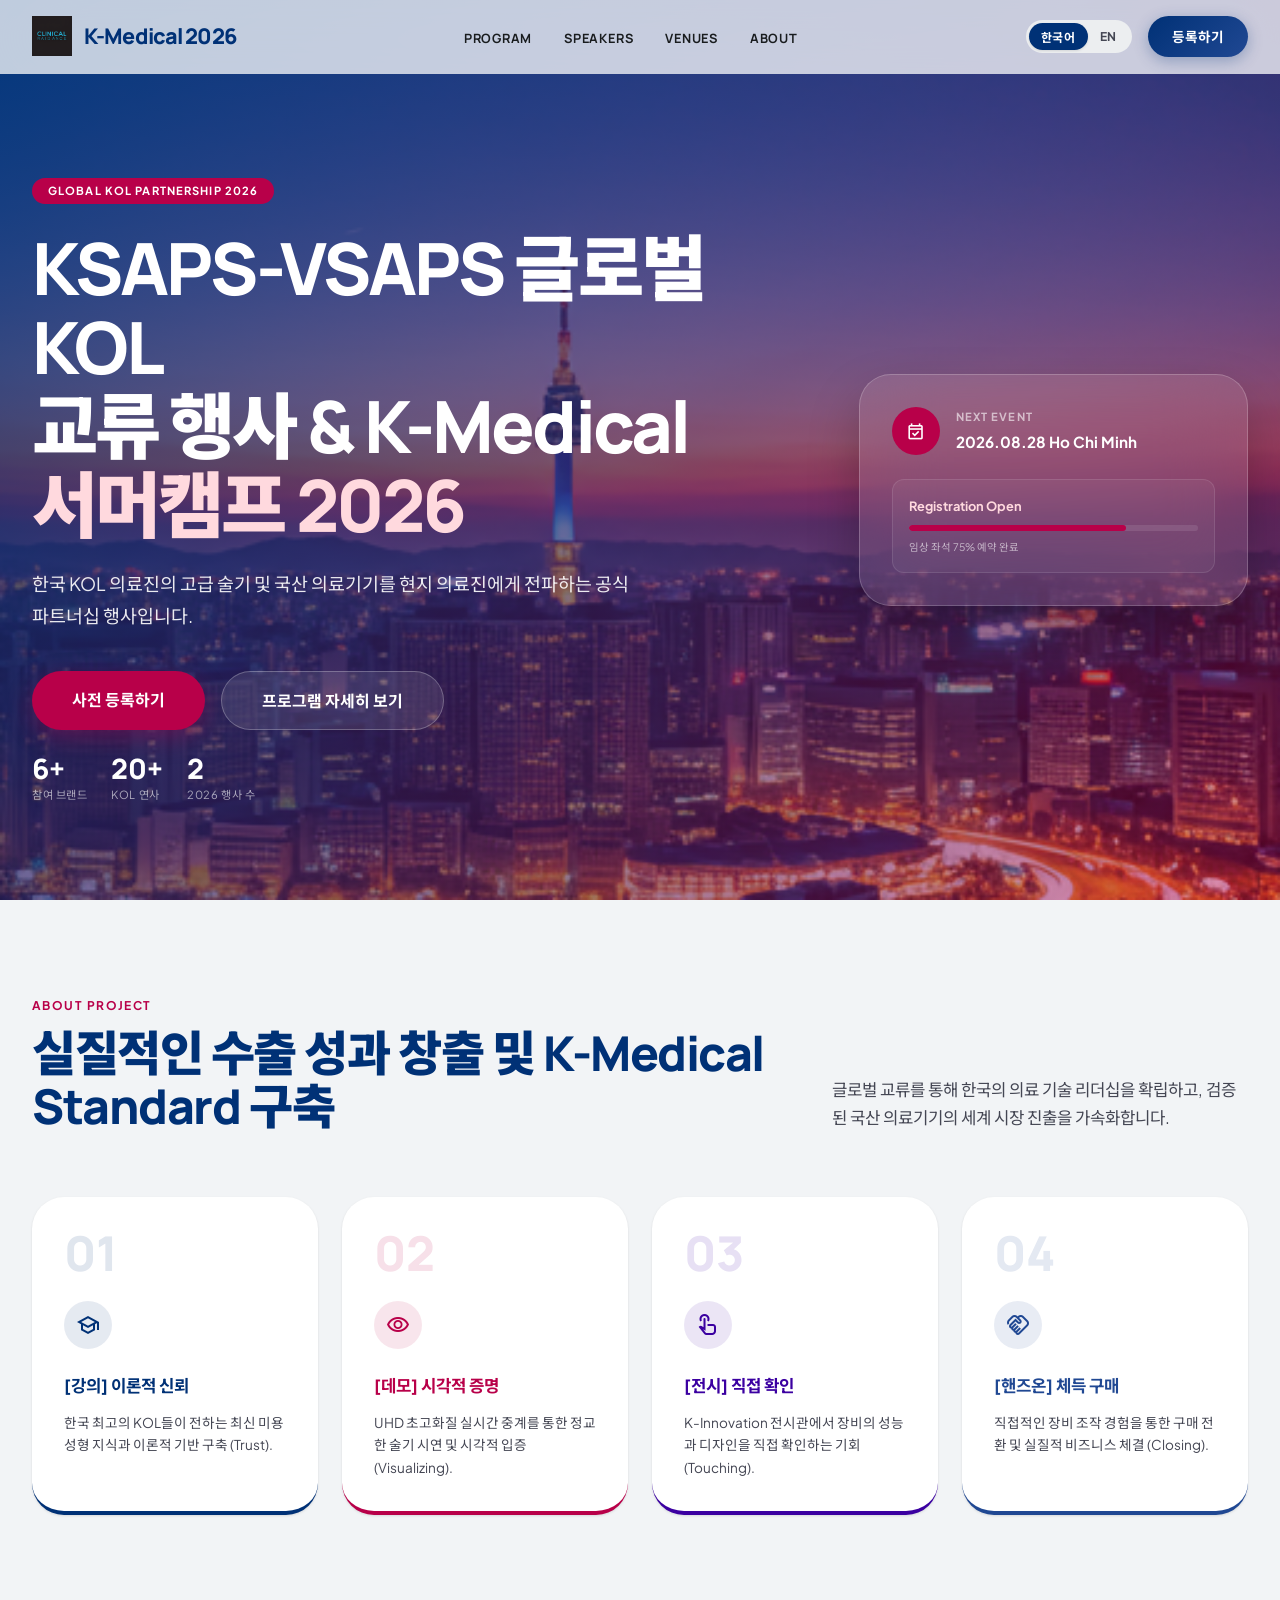
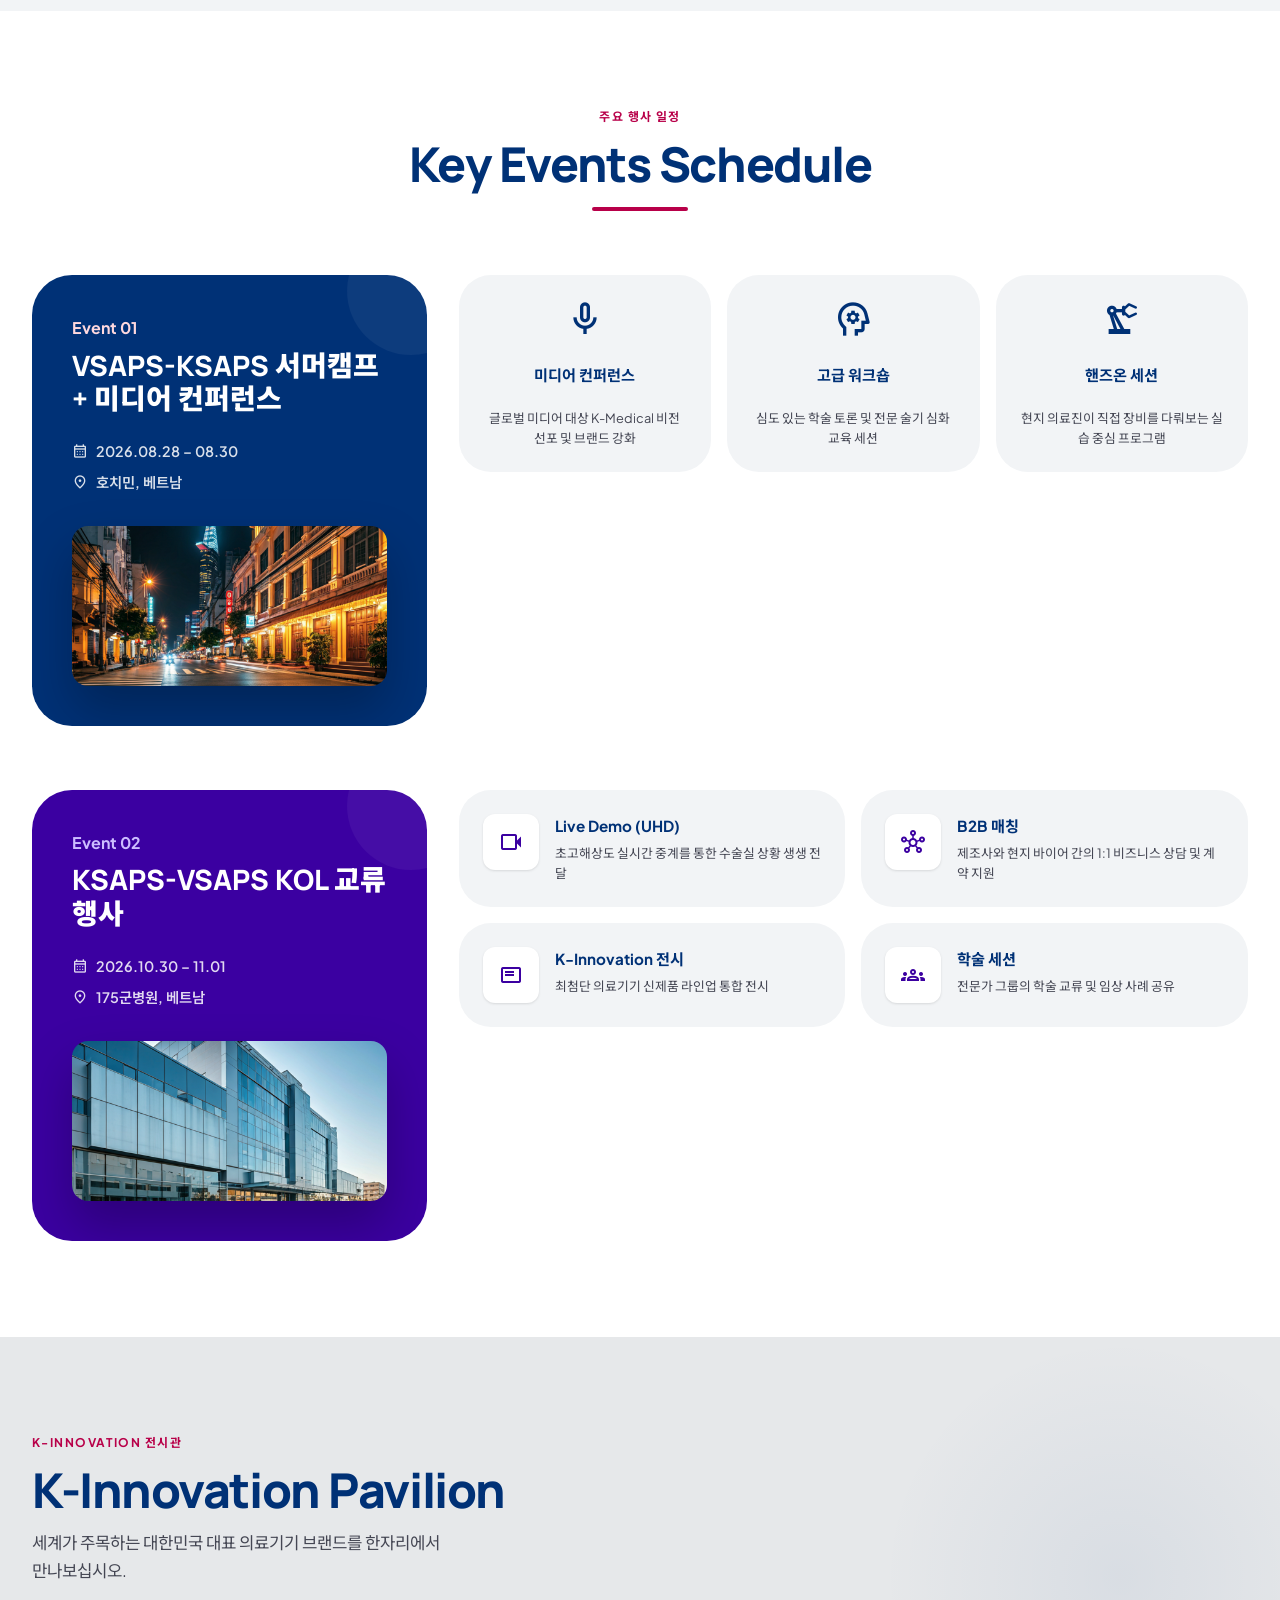
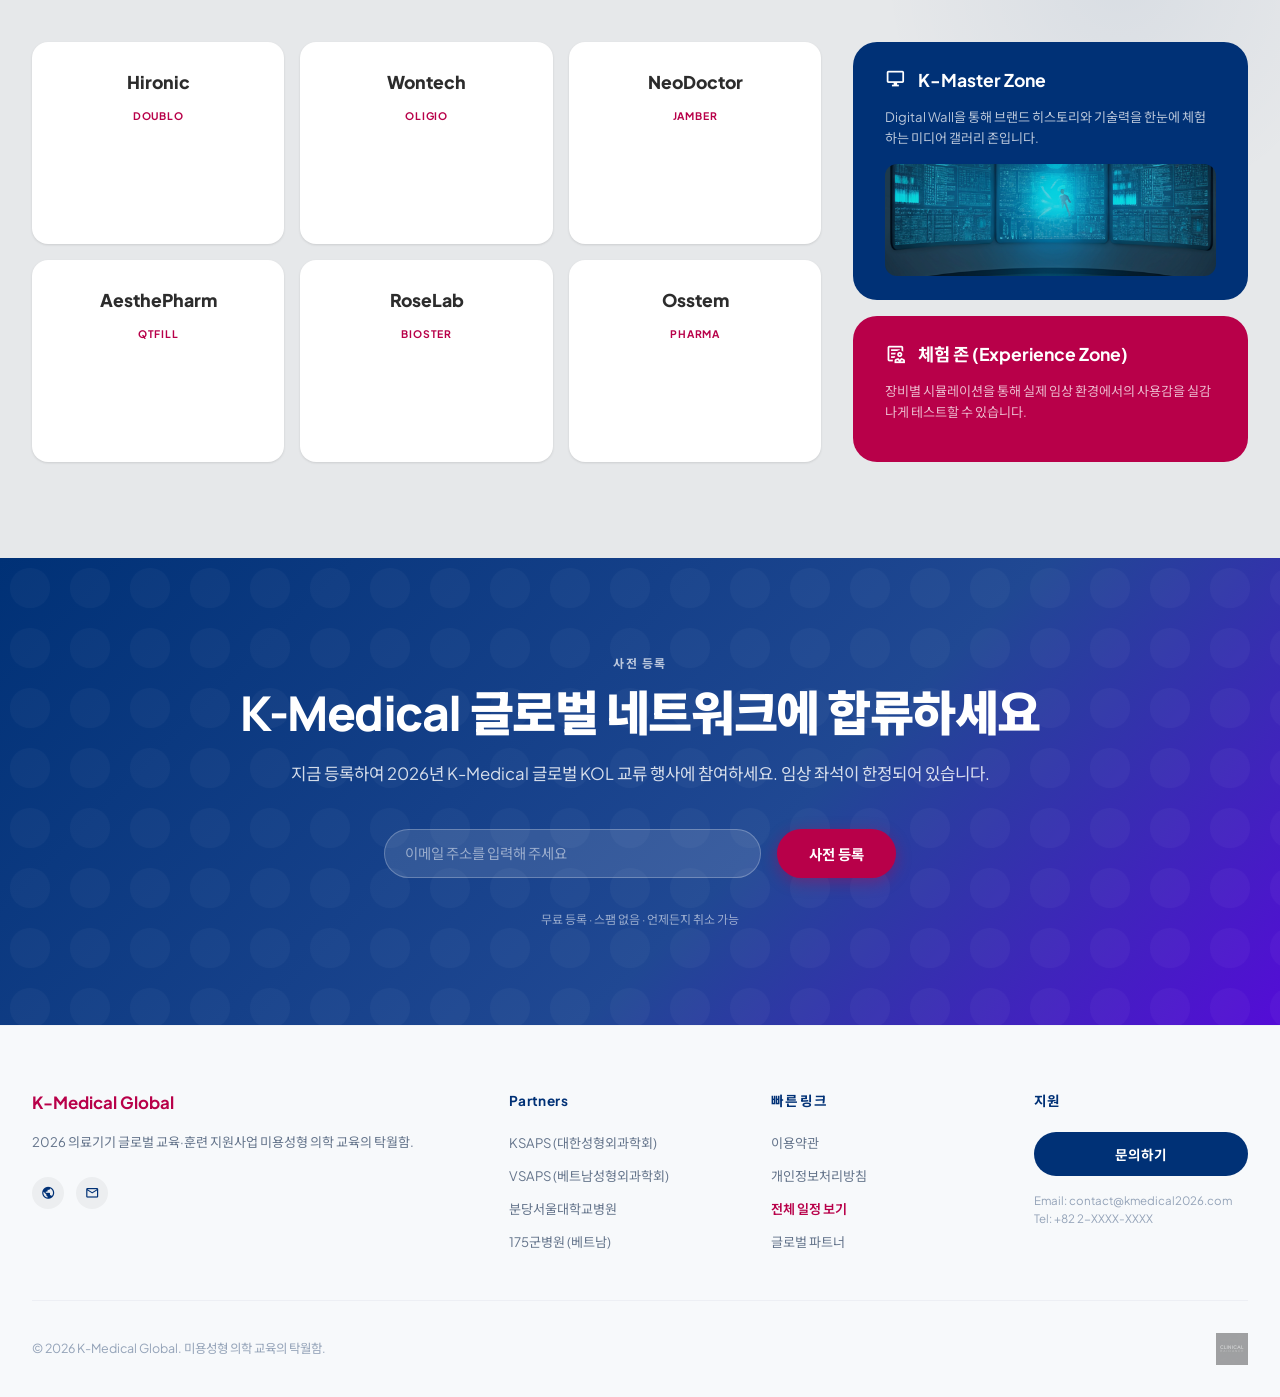
<file: index.html>
<!DOCTYPE html>
<html lang="ko" class="scroll-smooth">
<head>
  <meta charset="UTF-8">
  <meta name="viewport" content="width=device-width, initial-scale=1.0">

  <!-- SEO -->
  <title>K-Medical 2026 — KSAPS-VSAPS Global KOL Exchange & Summer Camp</title>
  <meta name="description" content="2026년 KSAPS-VSAPS 글로벌 KOL 교류 행사 및 K-Medical 서머캠프. The official Korean medical device global KOL partnership event in Vietnam 2026.">
  <meta name="keywords" content="K-Medical, KSAPS, VSAPS, KOL, medical device, Korea, Vietnam, 2026, aesthetic, surgery, summer camp">
  <meta name="author" content="K-Medical Global">
  <meta name="robots" content="index, follow">

  <!-- Open Graph -->
  <meta property="og:title" content="K-Medical 2026 — Global KOL Exchange">
  <meta property="og:description" content="Official partnership event for Korean KOL practitioners and Vietnamese medical community. Ho Chi Minh & 175 Military Hospital, 2026.">
  <meta property="og:type" content="website">
  <meta property="og:image" content="./images/hero-bg.jpg">

  <!-- Fonts -->
  <link rel="preconnect" href="https://fonts.googleapis.com">
  <link rel="preconnect" href="https://fonts.gstatic.com" crossorigin>
  <link href="https://fonts.googleapis.com/css2?family=Manrope:wght@200..800&family=Plus+Jakarta+Sans:ital,wght@0,200..800;1,200..800&family=Noto+Sans+KR:wght@300;400;500;700;900&display=swap" rel="stylesheet">
  <link href="https://fonts.googleapis.com/css2?family=Material+Symbols+Outlined:wght,FILL@100..700,0..1&display=swap" rel="stylesheet">

  <!-- Styles -->
  <link rel="stylesheet" href="./css/style.css">
</head>

<body>

<!-- ============================================================
     NAVIGATION
     ============================================================ -->
<nav id="navbar" class="navbar glass" role="navigation" aria-label="Main navigation">
  <div class="navbar-inner">

    <!-- Brand -->
    <a href="#hero" class="nav-brand" aria-label="K-Medical 2026 Home">
      <img src="./images/logo.png?v=2"
           alt="K-Medical 2026 Logo"
           class="nav-logo"
           onerror="this.style.display='none'">
      <span class="nav-title">K-Medical 2026</span>
    </a>

    <!-- Desktop Links -->
    <ul class="nav-links" role="list">
      <li><a href="#about" id="nav-link-program" data-i18n="nav-program">Program</a></li>
      <li><a href="#events" id="nav-link-speakers" data-i18n="nav-speakers">Speakers</a></li>
      <li><a href="#pavilion" id="nav-link-venues" data-i18n="nav-venues">Venues</a></li>
      <li><a href="#registration" id="nav-link-about" data-i18n="nav-about">About</a></li>
    </ul>

    <!-- Actions -->
    <div class="nav-actions">
      <!-- Language Toggle -->
      <div class="lang-toggle" role="group" aria-label="Language selector">
        <button class="lang-btn" data-lang="ko" aria-label="한국어">한국어</button>
        <button class="lang-btn" data-lang="en" aria-label="English">EN</button>
      </div>
      <a href="#registration" class="btn-register" data-i18n="nav-register">Register</a>
    </div>

    <!-- Hamburger -->
    <button id="nav-hamburger" class="nav-hamburger" aria-label="Open menu" aria-expanded="false">
      <span></span>
      <span></span>
      <span></span>
    </button>

  </div>

  <!-- Mobile Menu -->
  <div id="nav-mobile" class="nav-mobile" role="menu">
    <a href="#about" role="menuitem" data-i18n="nav-program">Program</a>
    <a href="#events" role="menuitem" data-i18n="nav-speakers">Speakers</a>
    <a href="#pavilion" role="menuitem" data-i18n="nav-venues">Venues</a>
    <a href="#registration" role="menuitem" data-i18n="nav-about">About</a>
    <a href="#registration" role="menuitem" data-i18n="nav-register">Register</a>
  </div>
</nav>

<!-- ============================================================
     HERO SECTION
     ============================================================ -->
<header id="hero" class="hero" role="banner">

  <!-- Background -->
  <div class="hero-bg">
    <img src="./images/hero-bg.jpg?v=2"
         alt="Seoul skyline at night — K-Medical Global 2026"
         loading="eager">
    <div class="hero-overlay"></div>
  </div>

  <!-- Content -->
  <div class="hero-content">

    <!-- Left Column -->
    <div>
      <div class="hero-badge">
        <span class="badge badge-secondary" data-i18n="hero-badge">Global KOL Partnership 2026</span>
      </div>

      <h1 class="hero-title animate-fade-up">
        <span data-i18n="hero-title-1">KSAPS-VSAPS 글로벌 KOL</span><br>
        <span data-i18n="hero-title-2">교류 행사 &amp; K-Medical</span><br>
        <span class="highlight" data-i18n="hero-title-highlight">서머캠프 2026</span>
      </h1>

      <p class="hero-desc animate-fade-up anim-delay-1" data-i18n="hero-desc">
        한국 KOL 의료진의 고급 술기 및 국산 의료기기를 현지 의료진에게 전파하는 공식 파트너십 행사입니다.
      </p>

      <div class="hero-ctas animate-fade-up anim-delay-2">
        <a href="#registration" class="btn-primary-hero" id="btn-hero-register" data-i18n="hero-cta-register">사전 등록하기</a>
        <a href="#events" class="btn-outline-hero" id="btn-hero-program" data-i18n="hero-cta-program">프로그램 자세히 보기</a>
      </div>

      <!-- Stats -->
      <div class="hero-stats animate-fade-up anim-delay-3">
        <div class="hero-stat">
          <span class="hero-stat-num" data-target="6" data-suffix="+">6+</span>
          <span class="hero-stat-label" data-i18n="stat-1-label">참여 브랜드</span>
        </div>
        <div class="hero-stat">
          <span class="hero-stat-num" data-target="20" data-suffix="+">20+</span>
          <span class="hero-stat-label" data-i18n="stat-2-label">KOL 연사</span>
        </div>
        <div class="hero-stat">
          <span class="hero-stat-num" data-target="2">2</span>
          <span class="hero-stat-label" data-i18n="stat-3-label">2026 행사 수</span>
        </div>
      </div>
    </div>

    <!-- Right Column: Glass Card -->
    <aside class="hero-card glass" aria-label="Event countdown card">
      <div class="hero-card-header">
        <div class="hero-card-icon">
          <span class="material-symbols-outlined" aria-hidden="true">event_available</span>
        </div>
        <div>
          <div class="hero-card-label" data-i18n="hero-next-label">Next Event</div>
          <div class="hero-card-date" data-i18n="hero-next-date">2026.08.28 Ho Chi Minh</div>
        </div>
      </div>

      <div class="hero-card-progress">
        <div class="progress-label" data-i18n="hero-progress-label">Registration Open</div>
        <div class="progress-bar" role="progressbar" aria-valuenow="75" aria-valuemin="0" aria-valuemax="100">
          <div class="progress-fill"></div>
        </div>
        <div class="progress-note" data-i18n="hero-progress-note">임상 좌석 75% 예약 완료</div>
      </div>
    </aside>

  </div>
</header>

<!-- ============================================================
     ABOUT / 4-STEP SECTION
     ============================================================ -->
<section id="about" class="about" aria-labelledby="about-heading">
  <div class="container">

    <div class="about-header">
      <div>
        <p class="section-subheading" data-i18n="about-tag">About Project</p>
        <h2 id="about-heading" class="section-heading reveal" data-i18n="about-title">
          실질적인 수출 성과 창출 및<br>K-Medical Standard 구축
        </h2>
      </div>
      <p class="about-desc reveal" data-i18n="about-desc">
        글로벌 교류를 통해 한국의 의료 기술 리더십을 확립하고, 검증된 국산 의료기기의 세계 시장 진출을 가속화합니다.
      </p>
    </div>

    <!-- 4-Step Grid -->
    <div class="steps-grid">

      <!-- Step 1 -->
      <article class="step-card border-primary reveal anim-delay-1" aria-label="Step 1">
        <div class="step-number" style="color: var(--primary);" aria-hidden="true">01</div>
        <div class="step-icon bg-primary">
          <span class="material-symbols-outlined" aria-hidden="true">school</span>
        </div>
        <h3 class="step-title" style="color: var(--primary);" data-i18n="step-1-title">[강의] 이론적 신뢰</h3>
        <p class="step-desc" data-i18n="step-1-desc">
          한국 최고의 KOL들이 전하는 최신 미용성형 지식과 이론적 기반 구축 (Trust).
        </p>
      </article>

      <!-- Step 2 -->
      <article class="step-card border-secondary reveal anim-delay-2" aria-label="Step 2">
        <div class="step-number" style="color: var(--secondary);" aria-hidden="true">02</div>
        <div class="step-icon bg-secondary">
          <span class="material-symbols-outlined" aria-hidden="true">visibility</span>
        </div>
        <h3 class="step-title" style="color: var(--secondary);" data-i18n="step-2-title">[데모] 시각적 증명</h3>
        <p class="step-desc" data-i18n="step-2-desc">
          UHD 초고화질 실시간 중계를 통한 정교한 술기 시연 및 시각적 입증 (Visualizing).
        </p>
      </article>

      <!-- Step 3 -->
      <article class="step-card border-tertiary reveal anim-delay-3" aria-label="Step 3">
        <div class="step-number" style="color: var(--tertiary);" aria-hidden="true">03</div>
        <div class="step-icon bg-tertiary">
          <span class="material-symbols-outlined" aria-hidden="true">touch_app</span>
        </div>
        <h3 class="step-title" style="color: var(--tertiary);" data-i18n="step-3-title">[전시] 직접 확인</h3>
        <p class="step-desc" data-i18n="step-3-desc">
          K-Innovation 전시관에서 장비의 성능과 디자인을 직접 확인하는 기회 (Touching).
        </p>
      </article>

      <!-- Step 4 -->
      <article class="step-card border-primary-container reveal anim-delay-4" aria-label="Step 4">
        <div class="step-number" style="color: var(--primary-container);" aria-hidden="true">04</div>
        <div class="step-icon bg-primary-container">
          <span class="material-symbols-outlined" aria-hidden="true">handshake</span>
        </div>
        <h3 class="step-title" style="color: var(--primary-container);" data-i18n="step-4-title">[핸즈온] 체득 구매</h3>
        <p class="step-desc" data-i18n="step-4-desc">
          직접적인 장비 조작 경험을 통한 구매 전환 및 실질적 비즈니스 체결 (Closing).
        </p>
      </article>

    </div>
  </div>
</section>

<!-- ============================================================
     EVENTS SCHEDULE
     ============================================================ -->
<section id="events" class="events" aria-labelledby="events-heading">
  <div class="container">

    <!-- Section Header -->
    <div class="events-title-wrap">
      <p class="section-subheading" data-i18n="events-tag">주요 행사 일정</p>
      <h2 id="events-heading" class="section-heading reveal">Key Events Schedule</h2>
      <div class="divider"></div>
    </div>

    <!-- ---- Event 1 ---- -->
    <div class="event-block reveal">

      <!-- Event Card -->
      <article class="event-card bg-primary" aria-labelledby="event1-heading">
        <div>
          <div class="event-tag color-secondary-fixed" data-i18n="event1-tag">Event 01</div>
          <h3 id="event1-heading" class="event-title" data-i18n="event1-title">
            VSAPS-KSAPS 서머캠프 + 미디어 컨퍼런스
          </h3>
          <div class="event-meta">
            <span class="material-symbols-outlined" aria-hidden="true">calendar_month</span>
            <span data-i18n="event1-date">2026.08.28 – 08.30</span>
          </div>
          <div class="event-meta">
            <span class="material-symbols-outlined" aria-hidden="true">location_on</span>
            <span data-i18n="event1-loc">호치민, 베트남</span>
          </div>
        </div>
        <img src="./images/event1-hcm.jpg?v=2"
             alt="Ho Chi Minh City at night"
             class="event-img"
             loading="lazy"
             onerror="this.style.display='none'">
      </article>

      <!-- Features -->
      <div class="event-features cols-3">

        <div class="feature-card centered reveal anim-delay-1">
          <div class="feature-icon-wrap-lg">
            <span class="material-symbols-outlined" aria-hidden="true">mic</span>
          </div>
          <h4 class="feature-title" data-i18n="feat1-1-title">미디어 컨퍼런스</h4>
          <p class="feature-desc" data-i18n="feat1-1-desc">
            글로벌 미디어 대상 K-Medical 비전 선포 및 브랜드 강화
          </p>
        </div>

        <div class="feature-card centered reveal anim-delay-2">
          <div class="feature-icon-wrap-lg">
            <span class="material-symbols-outlined" aria-hidden="true">psychology</span>
          </div>
          <h4 class="feature-title" data-i18n="feat1-2-title">고급 워크숍</h4>
          <p class="feature-desc" data-i18n="feat1-2-desc">
            심도 있는 학술 토론 및 전문 술기 심화 교육 세션
          </p>
        </div>

        <div class="feature-card centered reveal anim-delay-3">
          <div class="feature-icon-wrap-lg">
            <span class="material-symbols-outlined" aria-hidden="true">precision_manufacturing</span>
          </div>
          <h4 class="feature-title" data-i18n="feat1-3-title">핸즈온 세션</h4>
          <p class="feature-desc" data-i18n="feat1-3-desc">
            현지 의료진이 직접 장비를 다뤄보는 실습 중심 프로그램
          </p>
        </div>

      </div>
    </div>

    <!-- ---- Event 2 ---- -->
    <div class="event-block reveal" style="direction: initial;">

      <!-- Features first on mobile, card first on desktop via CSS order -->
      <div class="event-features cols-2" style="order: 1;">

        <div class="feature-card reveal anim-delay-1">
          <div class="feature-icon-wrap">
            <span class="material-symbols-outlined" aria-hidden="true">videocam</span>
          </div>
          <div>
            <h4 class="feature-title" data-i18n="feat2-1-title">Live Demo (UHD)</h4>
            <p class="feature-desc" data-i18n="feat2-1-desc">
              초고해상도 실시간 중계를 통한 수술실 상황 생생 전달
            </p>
          </div>
        </div>

        <div class="feature-card reveal anim-delay-2">
          <div class="feature-icon-wrap">
            <span class="material-symbols-outlined" aria-hidden="true">hub</span>
          </div>
          <div>
            <h4 class="feature-title" data-i18n="feat2-2-title">B2B 매칭</h4>
            <p class="feature-desc" data-i18n="feat2-2-desc">
              제조사와 현지 바이어 간의 1:1 비즈니스 상담 및 계약 지원
            </p>
          </div>
        </div>

        <div class="feature-card reveal anim-delay-3">
          <div class="feature-icon-wrap">
            <span class="material-symbols-outlined" aria-hidden="true">featured_play_list</span>
          </div>
          <div>
            <h4 class="feature-title" data-i18n="feat2-3-title">K-Innovation 전시</h4>
            <p class="feature-desc" data-i18n="feat2-3-desc">
              최첨단 의료기기 신제품 라인업 통합 전시
            </p>
          </div>
        </div>

        <div class="feature-card reveal anim-delay-4">
          <div class="feature-icon-wrap">
            <span class="material-symbols-outlined" aria-hidden="true">groups</span>
          </div>
          <div>
            <h4 class="feature-title" data-i18n="feat2-4-title">학술 세션</h4>
            <p class="feature-desc" data-i18n="feat2-4-desc">
              전문가 그룹의 학술 교류 및 임상 사례 공유
            </p>
          </div>
        </div>

      </div>

      <!-- Event Card -->
      <article class="event-card bg-tertiary" aria-labelledby="event2-heading" style="order: 0;">
        <div>
          <div class="event-tag color-tertiary-dim" data-i18n="event2-tag">Event 02</div>
          <h3 id="event2-heading" class="event-title" data-i18n="event2-title">
            KSAPS-VSAPS KOL 교류 행사
          </h3>
          <div class="event-meta">
            <span class="material-symbols-outlined" aria-hidden="true">calendar_month</span>
            <span data-i18n="event2-date">2026.10.30 – 11.01</span>
          </div>
          <div class="event-meta">
            <span class="material-symbols-outlined" aria-hidden="true">location_on</span>
            <span data-i18n="event2-loc">175군병원, 베트남</span>
          </div>
        </div>
        <img src="./images/event2-hospital.jpg?v=2"
             alt="175 Military Hospital, Vietnam"
             class="event-img"
             loading="lazy"
             onerror="this.style.display='none'">
      </article>

    </div>

  </div>
</section>

<!-- ============================================================
     K-INNOVATION PAVILION
     ============================================================ -->
<section id="pavilion" class="pavilion" aria-labelledby="pavilion-heading">
  <div class="container">

    <div class="pavilion-header">
      <p class="section-subheading" data-i18n="pavilion-tag">K-Innovation 전시관</p>
      <h2 id="pavilion-heading" class="section-heading reveal" data-i18n="pavilion-title">K-Innovation Pavilion</h2>
      <p class="about-desc reveal" style="margin-top: 0.75rem;" data-i18n="pavilion-desc">
        세계가 주목하는 대한민국 대표 의료기기 브랜드를 한자리에서 만나보십시오.
      </p>
    </div>

    <div class="pavilion-layout">

      <!-- Brand Grid -->
      <div class="brand-grid reveal">
        <div class="brand-card">
          <div class="brand-name">Hironic</div>
          <span class="brand-product">DOUBLO</span>
        </div>
        <div class="brand-card">
          <div class="brand-name">Wontech</div>
          <span class="brand-product">Oligio</span>
        </div>
        <div class="brand-card">
          <div class="brand-name">NeoDoctor</div>
          <span class="brand-product">JAMBER</span>
        </div>
        <div class="brand-card">
          <div class="brand-name">AesthePharm</div>
          <span class="brand-product">QTFILL</span>
        </div>
        <div class="brand-card">
          <div class="brand-name">RoseLab</div>
          <span class="brand-product">BIOSTER</span>
        </div>
        <div class="brand-card">
          <div class="brand-name">Osstem</div>
          <span class="brand-product">Pharma</span>
        </div>
      </div>

      <!-- Zone Cards -->
      <div class="zone-cards reveal">

        <!-- K-Master Zone -->
        <div class="zone-card bg-primary">
          <div class="zone-header">
            <span class="material-symbols-outlined" aria-hidden="true">desktop_windows</span>
            <h3 class="zone-title" data-i18n="kmaster-title">K-Master Zone</h3>
          </div>
          <p class="zone-desc" data-i18n="kmaster-desc">
            Digital Wall을 통해 브랜드 히스토리와 기술력을 한눈에 체험하는 미디어 갤러리 존입니다.
          </p>
          <img src="./images/kmaster-zone.jpg?v=2"
               alt="K-Master Zone digital gallery"
               class="zone-img"
               loading="lazy"
               onerror="this.style.display='none'">
        </div>

        <!-- Experience Zone -->
        <div class="zone-card bg-secondary">
          <div class="zone-header">
            <span class="material-symbols-outlined" aria-hidden="true">clinical_notes</span>
            <h3 class="zone-title" data-i18n="exp-zone-title">Experience Zone</h3>
          </div>
          <p class="zone-desc" data-i18n="exp-zone-desc">
            장비별 시뮬레이션을 통해 실제 임상 환경에서의 사용감을 실감나게 테스트할 수 있습니다.
          </p>
        </div>

      </div>
    </div>
  </div>
</section>

<!-- ============================================================
     REGISTRATION CTA
     ============================================================ -->
<section id="registration" class="registration" aria-labelledby="reg-heading">
  <div class="container">
    <div class="registration-inner">

      <p class="section-subheading" style="color: rgba(255,255,255,0.7);" data-i18n="reg-tag">사전 등록</p>
      <h2 id="reg-heading" class="registration-title reveal" data-i18n="reg-title">
        K-Medical 글로벌 네트워크에 합류하세요
      </h2>
      <p class="registration-desc reveal anim-delay-1" data-i18n="reg-desc">
        지금 등록하여 2026년 K-Medical 글로벌 KOL 교류 행사에 참여하세요. 임상 좌석이 한정되어 있습니다.
      </p>

      <form id="reg-form" class="registration-form reveal anim-delay-2" novalidate>
        <input
          type="email"
          id="reg-email"
          name="email"
          required
          autocomplete="email"
          data-i18n="reg-input-placeholder"
          placeholder="이메일 주소를 입력해 주세요"
          class="registration-input"
          aria-label="Email address">
        <button type="submit" class="btn-submit" data-i18n="reg-btn">사전 등록</button>
      </form>

      <p class="registration-note reveal anim-delay-3" data-i18n="reg-note">
        무료 등록 · 스팸 없음 · 언제든지 취소 가능
      </p>

    </div>
  </div>
</section>

<!-- ============================================================
     FOOTER
     ============================================================ -->
<footer class="footer" role="contentinfo">
  <div class="container">

    <div class="footer-grid">

      <!-- Brand -->
      <div>
        <div class="footer-brand-name">K-Medical Global</div>
        <p class="footer-brand-desc" data-i18n="footer-brand-desc">
          2026 의료기기 글로벌 교육·훈련 지원사업<br>미용성형 의학 교육의 탁월함.
        </p>
        <div class="footer-socials">
          <a href="#" class="footer-social-btn" aria-label="Website">
            <span class="material-symbols-outlined" aria-hidden="true">public</span>
          </a>
          <a href="#" class="footer-social-btn" aria-label="Email">
            <span class="material-symbols-outlined" aria-hidden="true">mail</span>
          </a>
        </div>
      </div>

      <!-- Partners -->
      <div>
        <h5 class="footer-col-title" data-i18n="footer-partners">Partners</h5>
        <ul class="footer-links">
          <li data-i18n="partner-ksaps">KSAPS</li>
          <li data-i18n="partner-vsaps">VSAPS</li>
          <li data-i18n="partner-bundang">분당서울대학교병원</li>
          <li data-i18n="partner-175">175군병원 (베트남)</li>
        </ul>
      </div>

      <!-- Quick Links -->
      <div>
        <h5 class="footer-col-title" data-i18n="footer-links">Quick Links</h5>
        <ul class="footer-links">
          <li><a href="#" data-i18n="link-terms">이용약관</a></li>
          <li><a href="#" data-i18n="link-privacy">개인정보처리방침</a></li>
          <li><a href="#events" class="highlight" data-i18n="link-schedule">전체 일정 보기</a></li>
          <li><a href="#" data-i18n="link-global">글로벌 파트너</a></li>
        </ul>
      </div>

      <!-- Support -->
      <div>
        <h5 class="footer-col-title" data-i18n="footer-support">Support</h5>
        <a href="mailto:contact@kmedical2026.com">
          <button class="btn-contact" data-i18n="btn-contact">문의하기</button>
        </a>
        <div class="footer-contact-info">
          Email: contact@kmedical2026.com<br>
          Tel: +82 2-XXXX-XXXX
        </div>
      </div>

    </div>

    <!-- Footer Bottom -->
    <div class="footer-bottom">
      <span class="footer-copy" data-i18n="footer-copy">
        © 2026 K-Medical Global. 미용성형 의학 교육의 탁월함.
      </span>
      <div class="footer-partner-logos">
        <img src="./images/logo.png?v=2"
             alt="KSAPS"
             onerror="this.style.display='none'"
             loading="lazy">
      </div>
    </div>

  </div>
</footer>

<!-- ============================================================
     SCRIPTS
     ============================================================ -->
<script src="./js/main.js" defer></script>

</body>
</html>
</file>
<file: css/style.css>
/* ============================================
   K-Medical 2026 — Custom Stylesheet
   Colors: Navy #003176 · Magenta #b80049 · Purple #3b00a1
   ============================================ */

/* ---- Google Fonts ---- */
@import url('https://fonts.googleapis.com/css2?family=Manrope:wght@200..800&family=Plus+Jakarta+Sans:ital,wght@0,200..800;1,200..800&family=Noto+Sans+KR:wght@300;400;500;700;900&display=swap');

/* ---- CSS Variables (Design Tokens) ---- */
:root {
  --primary: #003176;
  --primary-container: #204893;
  --secondary: #b80049;
  --secondary-container: #e2165f;
  --tertiary: #3b00a1;
  --tertiary-container: #540cd7;
  --surface: #f7f9fb;
  --surface-container: #eceef0;
  --surface-container-low: #f2f4f6;
  --surface-container-high: #e6e8ea;
  --surface-container-lowest: #ffffff;
  --on-surface: #191c1e;
  --on-surface-variant: #444653;
  --outline-variant: #c4c5d5;
  --secondary-fixed: #ffd9de;
  --tertiary-fixed-dim: #cdbdff;

  --font-headline: 'Manrope', 'Noto Sans KR', sans-serif;
  --font-body: 'Plus Jakarta Sans', 'Noto Sans KR', sans-serif;

  --radius-xl: 2rem;
  --radius-2xl: 2.5rem;
  --radius-pill: 999px;

  --transition-fast: 0.15s cubic-bezier(0.4, 0, 0.2, 1);
  --transition-med: 0.3s cubic-bezier(0.4, 0, 0.2, 1);
  --transition-slow: 0.5s cubic-bezier(0.4, 0, 0.2, 1);

  --shadow-sm: 0 1px 3px rgba(0,0,0,0.08), 0 1px 2px rgba(0,0,0,0.04);
  --shadow-md: 0 4px 6px rgba(0,0,0,0.07), 0 2px 4px rgba(0,0,0,0.05);
  --shadow-lg: 0 10px 15px rgba(0,0,0,0.1), 0 4px 6px rgba(0,0,0,0.05);
  --shadow-xl: 0 20px 25px rgba(0,0,0,0.1), 0 8px 10px rgba(0,0,0,0.04);
  --shadow-2xl: 0 25px 50px rgba(0,0,0,0.25);
}

/* ---- Reset & Base ---- */
*, *::before, *::after {
  box-sizing: border-box;
  margin: 0;
  padding: 0;
}

html {
  scroll-behavior: smooth;
  font-size: 16px;
}

body {
  font-family: var(--font-body);
  background-color: var(--surface);
  color: var(--on-surface);
  line-height: 1.6;
  overflow-x: hidden;
}

img {
  max-width: 100%;
  height: auto;
  display: block;
}

a {
  text-decoration: none;
  color: inherit;
}

ul {
  list-style: none;
}

button {
  border: none;
  cursor: pointer;
  font-family: inherit;
}

/* ---- Utilities ---- */
.container {
  width: 100%;
  max-width: 1400px;
  margin: 0 auto;
  padding: 0 2rem;
}

.section-heading {
  font-family: var(--font-headline);
  font-size: clamp(2rem, 4vw, 3rem);
  font-weight: 900;
  color: var(--primary);
  line-height: 1.1;
  letter-spacing: -0.03em;
}

.section-subheading {
  font-size: 0.75rem;
  font-weight: 700;
  letter-spacing: 0.12em;
  text-transform: uppercase;
  color: var(--secondary);
  margin-bottom: 0.75rem;
}

.badge {
  display: inline-block;
  padding: 0.25rem 1rem;
  border-radius: var(--radius-pill);
  font-size: 0.7rem;
  font-weight: 700;
  letter-spacing: 0.1em;
  text-transform: uppercase;
}

.badge-secondary {
  background: var(--secondary);
  color: white;
}

.badge-primary {
  background: var(--primary);
  color: white;
}

/* ---- Glassmorphism ---- */
.glass {
  backdrop-filter: blur(40px);
  -webkit-backdrop-filter: blur(40px);
}

/* ---- Gradient Text ---- */
.text-gradient {
  background: linear-gradient(45deg, var(--primary), var(--primary-container));
  -webkit-background-clip: text;
  -webkit-text-fill-color: transparent;
  background-clip: text;
}

/* ============================================
   NAVIGATION
   ============================================ */
.navbar {
  position: fixed;
  top: 0;
  left: 0;
  right: 0;
  z-index: 100;
  background: rgba(255, 255, 255, 0.75);
  border-bottom: 1px solid rgba(196, 197, 213, 0.15);
  transition: background var(--transition-med), box-shadow var(--transition-med);
}

.navbar.scrolled {
  background: rgba(255, 255, 255, 0.92);
  box-shadow: 0 1px 20px rgba(0, 49, 118, 0.08);
}

.navbar-inner {
  display: flex;
  align-items: center;
  justify-content: space-between;
  padding: 1rem 2rem;
  max-width: 1400px;
  margin: 0 auto;
}

.nav-brand {
  display: flex;
  align-items: center;
  gap: 0.75rem;
}

.nav-logo {
  height: 2.5rem;
  width: auto;
}

.nav-title {
  font-family: var(--font-headline);
  font-size: 1.35rem;
  font-weight: 900;
  letter-spacing: -0.04em;
  color: var(--primary);
}

.nav-links {
  display: flex;
  align-items: center;
  gap: 2rem;
}

.nav-links a {
  font-family: var(--font-headline);
  font-size: 0.8rem;
  font-weight: 700;
  letter-spacing: 0.06em;
  text-transform: uppercase;
  color: var(--on-surface);
  transition: color var(--transition-fast);
  position: relative;
}

.nav-links a:hover,
.nav-links a.active {
  color: var(--secondary);
}

.nav-links a.active::after {
  content: '';
  position: absolute;
  bottom: -4px;
  left: 0;
  right: 0;
  height: 2px;
  background: var(--secondary);
  border-radius: 2px;
}

.nav-actions {
  display: flex;
  align-items: center;
  gap: 1rem;
}

/* Language Toggle */
.lang-toggle {
  display: flex;
  align-items: center;
  background: var(--surface-container);
  border-radius: var(--radius-pill);
  padding: 0.2rem;
  gap: 0;
}

.lang-btn {
  padding: 0.3rem 0.75rem;
  border-radius: var(--radius-pill);
  font-size: 0.75rem;
  font-weight: 700;
  letter-spacing: 0.05em;
  background: transparent;
  color: var(--on-surface-variant);
  transition: all var(--transition-fast);
}

.lang-btn.active {
  background: var(--primary);
  color: white;
  box-shadow: var(--shadow-sm);
}

.btn-register {
  background: linear-gradient(135deg, var(--primary), var(--primary-container));
  color: white;
  padding: 0.6rem 1.5rem;
  border-radius: var(--radius-pill);
  font-weight: 700;
  font-size: 0.85rem;
  transition: all var(--transition-fast);
  box-shadow: 0 4px 15px rgba(0, 49, 118, 0.3);
}

.btn-register:hover {
  transform: scale(1.05);
  box-shadow: 0 6px 20px rgba(0, 49, 118, 0.4);
}

.btn-register:active {
  transform: scale(0.97);
}

/* Hamburger */
.nav-hamburger {
  display: none;
  flex-direction: column;
  gap: 5px;
  background: transparent;
  padding: 0.5rem;
  border-radius: 0.5rem;
}

.nav-hamburger span {
  display: block;
  width: 24px;
  height: 2px;
  background: var(--primary);
  border-radius: 2px;
  transition: all var(--transition-fast);
}

/* Mobile Nav Menu */
.nav-mobile {
  display: none;
  flex-direction: column;
  background: white;
  padding: 1.5rem 2rem;
  border-top: 1px solid var(--surface-container);
  gap: 1rem;
}

.nav-mobile.open {
  display: flex;
}

.nav-mobile a {
  font-family: var(--font-headline);
  font-size: 0.9rem;
  font-weight: 700;
  color: var(--on-surface);
  padding: 0.5rem 0;
  border-bottom: 1px solid var(--surface-container);
}

/* ============================================
   HERO SECTION
   ============================================ */
.hero {
  position: relative;
  min-height: 100vh;
  display: flex;
  align-items: center;
  padding-top: 5rem;
  overflow: hidden;
}

.hero-bg {
  position: absolute;
  inset: 0;
  z-index: 0;
}

.hero-bg img {
  width: 100%;
  height: 100%;
  object-fit: cover;
}

.hero-overlay {
  position: absolute;
  inset: 0;
  background: linear-gradient(135deg, rgba(0, 49, 118, 0.88) 0%, rgba(184, 0, 73, 0.45) 100%);
}

.hero-content {
  position: relative;
  z-index: 10;
  width: 100%;
  max-width: 1400px;
  margin: 0 auto;
  padding: 4rem 2rem;
  display: grid;
  grid-template-columns: 1fr;
  gap: 3rem;
  align-items: center;
}

@media (min-width: 1024px) {
  .hero-content {
    grid-template-columns: 8fr 4fr;
  }
}

.hero-badge {
  margin-bottom: 1.5rem;
}

.hero-title {
  font-family: var(--font-headline);
  font-size: clamp(2.5rem, 6vw, 4.5rem);
  font-weight: 900;
  color: white;
  line-height: 1.1;
  letter-spacing: -0.04em;
  margin-bottom: 1.5rem;
}

.hero-title .highlight {
  color: var(--secondary-fixed);
}

.hero-desc {
  font-size: 1.15rem;
  color: rgba(255,255,255,0.9);
  max-width: 38rem;
  line-height: 1.7;
  margin-bottom: 2.5rem;
}

.hero-ctas {
  display: flex;
  flex-wrap: wrap;
  gap: 1rem;
}

.btn-primary-hero {
  background: var(--secondary);
  color: white;
  padding: 1rem 2.5rem;
  border-radius: var(--radius-pill);
  font-weight: 700;
  font-size: 1rem;
  transition: all var(--transition-fast);
  box-shadow: 0 8px 25px rgba(184, 0, 73, 0.35);
}

.btn-primary-hero:hover {
  background: var(--secondary-container);
  transform: translateY(-2px);
  box-shadow: 0 12px 30px rgba(184, 0, 73, 0.4);
}

.btn-primary-hero:active {
  transform: scale(0.97);
}

.btn-outline-hero {
  background: rgba(255,255,255,0.1);
  color: white;
  padding: 1rem 2.5rem;
  border-radius: var(--radius-pill);
  font-weight: 700;
  font-size: 1rem;
  border: 1px solid rgba(255,255,255,0.25);
  transition: all var(--transition-fast);
  backdrop-filter: blur(12px);
  -webkit-backdrop-filter: blur(12px);
}

.btn-outline-hero:hover {
  background: rgba(255,255,255,0.2);
}

/* Hero Card (Glass) */
.hero-card {
  background: rgba(255,255,255,0.1);
  border: 1px solid rgba(255,255,255,0.2);
  border-radius: var(--radius-xl);
  padding: 2rem;
  box-shadow: var(--shadow-2xl);
}

.hero-card-header {
  display: flex;
  align-items: center;
  gap: 1rem;
  margin-bottom: 1.5rem;
}

.hero-card-icon {
  width: 3rem;
  height: 3rem;
  border-radius: var(--radius-pill);
  background: var(--secondary);
  display: flex;
  align-items: center;
  justify-content: center;
  flex-shrink: 0;
}

.hero-card-icon span {
  color: white;
  font-size: 1.2rem;
}

.hero-card-label {
  font-size: 0.7rem;
  font-weight: 700;
  text-transform: uppercase;
  letter-spacing: 0.1em;
  color: rgba(255,255,255,0.6);
  margin-bottom: 0.25rem;
}

.hero-card-date {
  font-weight: 700;
  color: white;
  font-size: 0.95rem;
}

.hero-card-progress {
  background: rgba(255,255,255,0.05);
  border: 1px solid rgba(255,255,255,0.1);
  border-radius: 0.75rem;
  padding: 1rem;
}

.progress-label {
  font-size: 0.8rem;
  font-weight: 700;
  color: var(--secondary-fixed);
  margin-bottom: 0.5rem;
}

.progress-bar {
  width: 100%;
  height: 6px;
  background: rgba(255,255,255,0.1);
  border-radius: 999px;
  overflow: hidden;
  margin-bottom: 0.5rem;
}

.progress-fill {
  height: 100%;
  background: var(--secondary);
  border-radius: 999px;
  width: 75%;
}

.progress-note {
  font-size: 0.65rem;
  color: rgba(255,255,255,0.6);
}

/* Stats Strip */
.hero-stats {
  display: flex;
  flex-wrap: wrap;
  gap: 1.5rem;
  margin-top: 1.5rem;
}

.hero-stat {
  display: flex;
  flex-direction: column;
}

.hero-stat-num {
  font-family: var(--font-headline);
  font-size: 1.75rem;
  font-weight: 900;
  color: white;
  line-height: 1;
}

.hero-stat-label {
  font-size: 0.7rem;
  color: rgba(255,255,255,0.6);
  text-transform: uppercase;
  letter-spacing: 0.05em;
  margin-top: 0.25rem;
}

/* ============================================
   ABOUT SECTION
   ============================================ */
.about {
  padding: 6rem 0;
  background: var(--surface-container-low);
  position: relative;
}

.about-header {
  display: flex;
  flex-direction: column;
  justify-content: space-between;
  align-items: flex-start;
  gap: 2rem;
  margin-bottom: 4rem;
}

@media (min-width: 1024px) {
  .about-header {
    flex-direction: row;
    align-items: flex-end;
  }
}

.about-desc {
  font-size: 1.05rem;
  color: var(--on-surface-variant);
  max-width: 26rem;
  line-height: 1.7;
}

/* 4-Step Grid */
.steps-grid {
  display: grid;
  grid-template-columns: 1fr;
  gap: 1.5rem;
}

@media (min-width: 640px) {
  .steps-grid {
    grid-template-columns: repeat(2, 1fr);
  }
}

@media (min-width: 1024px) {
  .steps-grid {
    grid-template-columns: repeat(4, 1fr);
  }
}

.step-card {
  background: var(--surface-container-lowest);
  padding: 2rem;
  border-radius: var(--radius-xl);
  box-shadow: var(--shadow-sm);
  transition: all var(--transition-med);
  position: relative;
  overflow: hidden;
  border-bottom: 4px solid transparent;
}

.step-card:hover {
  box-shadow: var(--shadow-xl);
  transform: translateY(-4px);
}

.step-card.border-primary { border-bottom-color: var(--primary); }
.step-card.border-secondary { border-bottom-color: var(--secondary); }
.step-card.border-tertiary { border-bottom-color: var(--tertiary); }
.step-card.border-primary-container { border-bottom-color: var(--primary-container); }

.step-number {
  font-family: var(--font-headline);
  font-size: 3rem;
  font-weight: 900;
  opacity: 0.12;
  line-height: 1;
  margin-bottom: 1.5rem;
  transition: opacity var(--transition-fast);
}

.step-card:hover .step-number {
  opacity: 0.3;
}

.step-icon {
  width: 3rem;
  height: 3rem;
  border-radius: var(--radius-pill);
  display: flex;
  align-items: center;
  justify-content: center;
  margin-bottom: 1.5rem;
}

.step-icon.bg-primary { background: rgba(0, 49, 118, 0.1); color: var(--primary); }
.step-icon.bg-secondary { background: rgba(184, 0, 73, 0.1); color: var(--secondary); }
.step-icon.bg-tertiary { background: rgba(59, 0, 161, 0.1); color: var(--tertiary); }
.step-icon.bg-primary-container { background: rgba(32, 72, 147, 0.1); color: var(--primary-container); }

.step-title {
  font-size: 1.05rem;
  font-weight: 700;
  margin-bottom: 0.75rem;
}

.step-desc {
  font-size: 0.85rem;
  color: var(--on-surface-variant);
  line-height: 1.65;
}

/* ============================================
   EVENTS SECTION
   ============================================ */
.events {
  padding: 6rem 0;
  background: white;
}

.events-title-wrap {
  text-align: center;
  margin-bottom: 4rem;
}

.divider {
  width: 6rem;
  height: 4px;
  background: var(--secondary);
  border-radius: 999px;
  margin: 1rem auto 0;
}

.event-block {
  display: grid;
  grid-template-columns: 1fr;
  gap: 2rem;
  align-items: stretch;
}

@media (min-width: 1024px) {
  .event-block {
    grid-template-columns: 4fr 8fr;
  }
}

.event-block + .event-block {
  margin-top: 4rem;
}

/* Event Card (color) */
.event-card {
  border-radius: var(--radius-2xl);
  padding: 2.5rem;
  color: white;
  display: flex;
  flex-direction: column;
  justify-content: space-between;
  overflow: hidden;
  position: relative;
  min-height: 400px;
}

.event-card.bg-primary { background: var(--primary); }
.event-card.bg-tertiary { background: var(--tertiary); }

.event-card::before {
  content: '';
  position: absolute;
  top: -3rem;
  right: -3rem;
  width: 8rem;
  height: 8rem;
  background: rgba(255,255,255,0.05);
  border-radius: 50%;
}

.event-tag {
  font-size: 1rem;
  font-weight: 700;
  margin-bottom: 0.5rem;
}

.event-tag.color-secondary-fixed { color: var(--secondary-fixed); }
.event-tag.color-tertiary-dim { color: var(--tertiary-fixed-dim); }

.event-title {
  font-family: var(--font-headline);
  font-size: 1.75rem;
  font-weight: 900;
  line-height: 1.2;
  margin-bottom: 1.5rem;
}

.event-meta {
  display: flex;
  align-items: center;
  gap: 0.5rem;
  color: rgba(255,255,255,0.85);
  font-weight: 600;
  font-size: 0.9rem;
  margin-bottom: 0.5rem;
}

.event-meta span.material-symbols-outlined {
  font-size: 1rem;
}

.event-img {
  margin-top: 1.5rem;
  border-radius: 1rem;
  height: 10rem;
  object-fit: cover;
  box-shadow: var(--shadow-2xl);
}

/* Event features grid */
.event-features {
  display: grid;
  grid-template-columns: 1fr;
  gap: 1rem;
  align-content: start;
}

@media (min-width: 768px) {
  .event-features.cols-3 {
    grid-template-columns: repeat(3, 1fr);
  }
  .event-features.cols-2 {
    grid-template-columns: repeat(2, 1fr);
  }
}

.feature-card {
  background: var(--surface-container-low);
  padding: 1.5rem;
  border-radius: var(--radius-xl);
  display: flex;
  gap: 1rem;
  align-items: flex-start;
  transition: box-shadow var(--transition-fast);
}

.feature-card:hover {
  box-shadow: var(--shadow-md);
}

.feature-card.centered {
  flex-direction: column;
  align-items: center;
  text-align: center;
}

.feature-icon-wrap {
  width: 3.5rem;
  height: 3.5rem;
  background: white;
  border-radius: 0.75rem;
  display: flex;
  align-items: center;
  justify-content: center;
  flex-shrink: 0;
  box-shadow: var(--shadow-sm);
}

.feature-icon-wrap-lg {
  width: 100%;
  height: 2.5rem;
  display: flex;
  align-items: center;
  justify-content: center;
  margin-bottom: 0.5rem;
  font-size: 2.5rem;
}

.feature-icon-wrap span.material-symbols-outlined {
  color: var(--tertiary);
  font-size: 1.5rem;
}

.feature-icon-wrap-lg span.material-symbols-outlined {
  color: var(--primary);
  font-size: 2.5rem;
}

.feature-title {
  font-weight: 700;
  color: var(--primary);
  font-size: 0.95rem;
  margin-bottom: 0.35rem;
}

.feature-desc {
  font-size: 0.8rem;
  color: var(--on-surface-variant);
  line-height: 1.55;
}

/* ============================================
   K-INNOVATION PAVILION
   ============================================ */
.pavilion {
  padding: 6rem 0;
  background: var(--surface-container-high);
  position: relative;
  overflow: hidden;
}

.pavilion::before {
  content: '';
  position: absolute;
  top: 0;
  right: -5rem;
  width: 30rem;
  height: 30rem;
  background: radial-gradient(circle, rgba(0,49,118,0.06) 0%, transparent 70%);
  border-radius: 50%;
  pointer-events: none;
}

.pavilion-header {
  margin-bottom: 3.5rem;
}

.pavilion-layout {
  display: grid;
  grid-template-columns: 1fr;
  gap: 2rem;
}

@media (min-width: 1024px) {
  .pavilion-layout {
    grid-template-columns: 2fr 1fr;
  }
}

/* Brand Grid */
.brand-grid {
  display: grid;
  grid-template-columns: repeat(2, 1fr);
  gap: 1rem;
}

@media (min-width: 640px) {
  .brand-grid {
    grid-template-columns: repeat(3, 1fr);
  }
}

.brand-card {
  background: white;
  padding: 1.5rem;
  border-radius: 1rem;
  display: flex;
  flex-direction: column;
  align-items: center;
  gap: 0.75rem;
  text-align: center;
  border-top: 2px solid transparent;
  transition: all var(--transition-fast);
  box-shadow: var(--shadow-sm);
}

.brand-card:hover {
  border-top-color: var(--secondary);
  box-shadow: var(--shadow-md);
  transform: translateY(-2px);
}

.brand-name {
  font-size: 1.1rem;
  font-weight: 900;
  color: var(--primary);
  filter: grayscale(1);
  transition: filter var(--transition-fast);
}

.brand-card:hover .brand-name {
  filter: grayscale(0);
}

.brand-product {
  font-size: 0.65rem;
  font-weight: 700;
  text-transform: uppercase;
  letter-spacing: 0.08em;
  color: var(--secondary);
}

/* Zone Cards */
.zone-cards {
  display: flex;
  flex-direction: column;
  gap: 1rem;
}

.zone-card {
  padding: 1.5rem 2rem;
  border-radius: 1.5rem;
  color: white;
}

.zone-card.bg-primary { background: var(--primary); }
.zone-card.bg-secondary { background: var(--secondary); }

.zone-header {
  display: flex;
  align-items: center;
  gap: 0.75rem;
  margin-bottom: 0.75rem;
}

.zone-header span.material-symbols-outlined {
  font-size: 1.3rem;
}

.zone-title {
  font-size: 1.1rem;
  font-weight: 700;
}

.zone-desc {
  font-size: 0.82rem;
  color: rgba(255,255,255,0.72);
  line-height: 1.6;
  margin-bottom: 1rem;
}

.zone-img {
  width: 100%;
  height: 7rem;
  object-fit: cover;
  border-radius: 0.75rem;
  opacity: 0.82;
}

/* ============================================
   REGISTRATION CTA
   ============================================ */
.registration {
  padding: 6rem 0;
  background: linear-gradient(135deg, var(--primary) 0%, var(--primary-container) 60%, var(--tertiary-container) 100%);
  position: relative;
  overflow: hidden;
}

.registration::before {
  content: '';
  position: absolute;
  inset: 0;
  background: url("data:image/svg+xml,%3Csvg width='60' height='60' viewBox='0 0 60 60' xmlns='http://www.w3.org/2000/svg'%3E%3Cg fill='none' fill-rule='evenodd'%3E%3Cg fill='%23ffffff' fill-opacity='0.03'%3E%3Ccircle cx='30' cy='30' r='20'/%3E%3C/g%3E%3C/g%3E%3C/svg%3E");
}

.registration-inner {
  position: relative;
  z-index: 1;
  text-align: center;
  max-width: 50rem;
  margin: 0 auto;
}

.registration-title {
  font-family: var(--font-headline);
  font-size: clamp(2rem, 4vw, 3rem);
  font-weight: 900;
  color: white;
  line-height: 1.15;
  margin-bottom: 1.25rem;
  letter-spacing: -0.03em;
}

.registration-desc {
  font-size: 1.05rem;
  color: rgba(255,255,255,0.82);
  line-height: 1.7;
  margin-bottom: 2.5rem;
}

.registration-form {
  display: flex;
  flex-direction: column;
  gap: 1rem;
  max-width: 32rem;
  margin: 0 auto 2rem;
}

@media (min-width: 640px) {
  .registration-form {
    flex-direction: row;
  }
}

.registration-input {
  flex: 1;
  padding: 0.875rem 1.25rem;
  border-radius: var(--radius-pill);
  border: 1px solid rgba(255,255,255,0.25);
  background: rgba(255,255,255,0.12);
  color: white;
  font-size: 0.9rem;
  font-family: var(--font-body);
  outline: none;
  transition: border-color var(--transition-fast), background var(--transition-fast);
}

.registration-input::placeholder {
  color: rgba(255,255,255,0.5);
}

.registration-input:focus {
  border-color: rgba(255,255,255,0.5);
  background: rgba(255,255,255,0.18);
}

.btn-submit {
  background: var(--secondary);
  color: white;
  padding: 0.875rem 2rem;
  border-radius: var(--radius-pill);
  font-weight: 700;
  font-size: 0.9rem;
  white-space: nowrap;
  transition: all var(--transition-fast);
  box-shadow: 0 4px 15px rgba(184, 0, 73, 0.4);
}

.btn-submit:hover {
  background: var(--secondary-container);
  transform: translateY(-2px);
  box-shadow: 0 8px 20px rgba(184, 0, 73, 0.45);
}

.registration-note {
  font-size: 0.75rem;
  color: rgba(255,255,255,0.55);
}

/* ============================================
   FOOTER
   ============================================ */
.footer {
  background: var(--surface);
  padding: 4rem 0 2rem;
  border-top: 1px solid rgba(196, 197, 213, 0.15);
}

.footer-grid {
  display: grid;
  grid-template-columns: 1fr;
  gap: 3rem;
  margin-bottom: 3rem;
}

@media (min-width: 768px) {
  .footer-grid {
    grid-template-columns: 2fr 1fr 1fr 1fr;
  }
}

.footer-brand-name {
  font-size: 1.05rem;
  font-weight: 700;
  color: var(--secondary);
  margin-bottom: 0.85rem;
}

.footer-brand-desc {
  font-size: 0.82rem;
  color: #64748b;
  line-height: 1.7;
  margin-bottom: 1.5rem;
}

.footer-socials {
  display: flex;
  gap: 0.75rem;
}

.footer-social-btn {
  width: 2rem;
  height: 2rem;
  border-radius: 50%;
  background: var(--surface-container);
  display: flex;
  align-items: center;
  justify-content: center;
  transition: background var(--transition-fast);
}

.footer-social-btn span {
  font-size: 0.9rem;
  color: var(--primary);
}

.footer-social-btn:hover {
  background: var(--primary);
}

.footer-social-btn:hover span {
  color: white;
}

.footer-col-title {
  font-size: 0.85rem;
  font-weight: 700;
  color: var(--primary);
  margin-bottom: 1.25rem;
  letter-spacing: 0.03em;
}

.footer-links {
  display: flex;
  flex-direction: column;
  gap: 0.75rem;
}

.footer-links a,
.footer-links li {
  font-size: 0.82rem;
  color: #64748b;
  cursor: pointer;
  transition: color var(--transition-fast);
}

.footer-links a:hover,
.footer-links li:hover {
  color: var(--secondary);
}

.footer-links .highlight {
  color: var(--secondary);
  font-weight: 600;
}

.btn-contact {
  width: 100%;
  background: var(--primary);
  color: white;
  padding: 0.75rem;
  border-radius: var(--radius-pill);
  font-weight: 700;
  font-size: 0.85rem;
  margin-bottom: 1rem;
  transition: opacity var(--transition-fast);
}

.btn-contact:hover {
  opacity: 0.9;
}

.footer-contact-info {
  font-size: 0.72rem;
  color: #94a3b8;
  line-height: 1.6;
}

.footer-bottom {
  padding-top: 2rem;
  border-top: 1px solid rgba(196, 197, 213, 0.2);
  display: flex;
  flex-direction: column;
  gap: 1rem;
  align-items: center;
}

@media (min-width: 768px) {
  .footer-bottom {
    flex-direction: row;
    justify-content: space-between;
  }
}

.footer-copy {
  font-size: 0.78rem;
  color: #94a3b8;
}

.footer-partner-logos {
  display: flex;
  gap: 2rem;
  align-items: center;
}

.footer-partner-logos img {
  height: 2rem;
  opacity: 0.4;
  filter: grayscale(1);
  transition: all var(--transition-fast);
}

.footer-partner-logos img:hover {
  opacity: 0.7;
  filter: grayscale(0);
}

/* ============================================
   ANIMATIONS
   ============================================ */
@keyframes fadeInUp {
  from {
    opacity: 0;
    transform: translateY(30px);
  }
  to {
    opacity: 1;
    transform: translateY(0);
  }
}

@keyframes fadeIn {
  from { opacity: 0; }
  to { opacity: 1; }
}

@keyframes pulse-ring {
  0% { transform: scale(0.95); box-shadow: 0 0 0 0 rgba(184, 0, 73, 0.4); }
  70% { transform: scale(1); box-shadow: 0 0 0 10px rgba(184, 0, 73, 0); }
  100% { transform: scale(0.95); box-shadow: 0 0 0 0 rgba(184, 0, 73, 0); }
}

.animate-fade-up {
  animation: fadeInUp 0.7s ease forwards;
}

.animate-fade-in {
  animation: fadeIn 0.5s ease forwards;
}

.anim-delay-1 { animation-delay: 0.1s; }
.anim-delay-2 { animation-delay: 0.2s; }
.anim-delay-3 { animation-delay: 0.3s; }
.anim-delay-4 { animation-delay: 0.4s; }

/* Scroll reveal */
.reveal {
  opacity: 0;
  transform: translateY(24px);
  transition: opacity 0.65s ease, transform 0.65s ease;
}

.reveal.visible {
  opacity: 1;
  transform: translateY(0);
}

/* ============================================
   MATERIAL ICONS
   ============================================ */
.material-symbols-outlined {
  font-variation-settings: 'FILL' 0, 'wght' 400, 'GRAD' 0, 'opsz' 24;
  font-family: 'Material Symbols Outlined';
  display: inline-block;
  user-select: none;
}

/* ============================================
   RESPONSIVE
   ============================================ */
@media (max-width: 768px) {
  .nav-links {
    display: none;
  }

  .nav-hamburger {
    display: flex;
  }

  .hero-card {
    display: none;
  }

  .hero-stats {
    gap: 1rem;
  }

  .hero-stat-num {
    font-size: 1.35rem;
  }

  .container {
    padding: 0 1.25rem;
  }

  .event-block {
    grid-template-columns: 1fr;
  }

  .event-card {
    min-height: auto;
  }

  .btn-primary-hero,
  .btn-outline-hero {
    padding: 0.875rem 1.75rem;
    font-size: 0.9rem;
  }

  .section-heading {
    font-size: 1.75rem;
  }
}

/* ============================================
   SCROLLBAR
   ============================================ */
::-webkit-scrollbar {
  width: 6px;
}
::-webkit-scrollbar-track {
  background: var(--surface-container);
}
::-webkit-scrollbar-thumb {
  background: var(--primary-container);
  border-radius: 3px;
}
::-webkit-scrollbar-thumb:hover {
  background: var(--primary);
}
</file>
